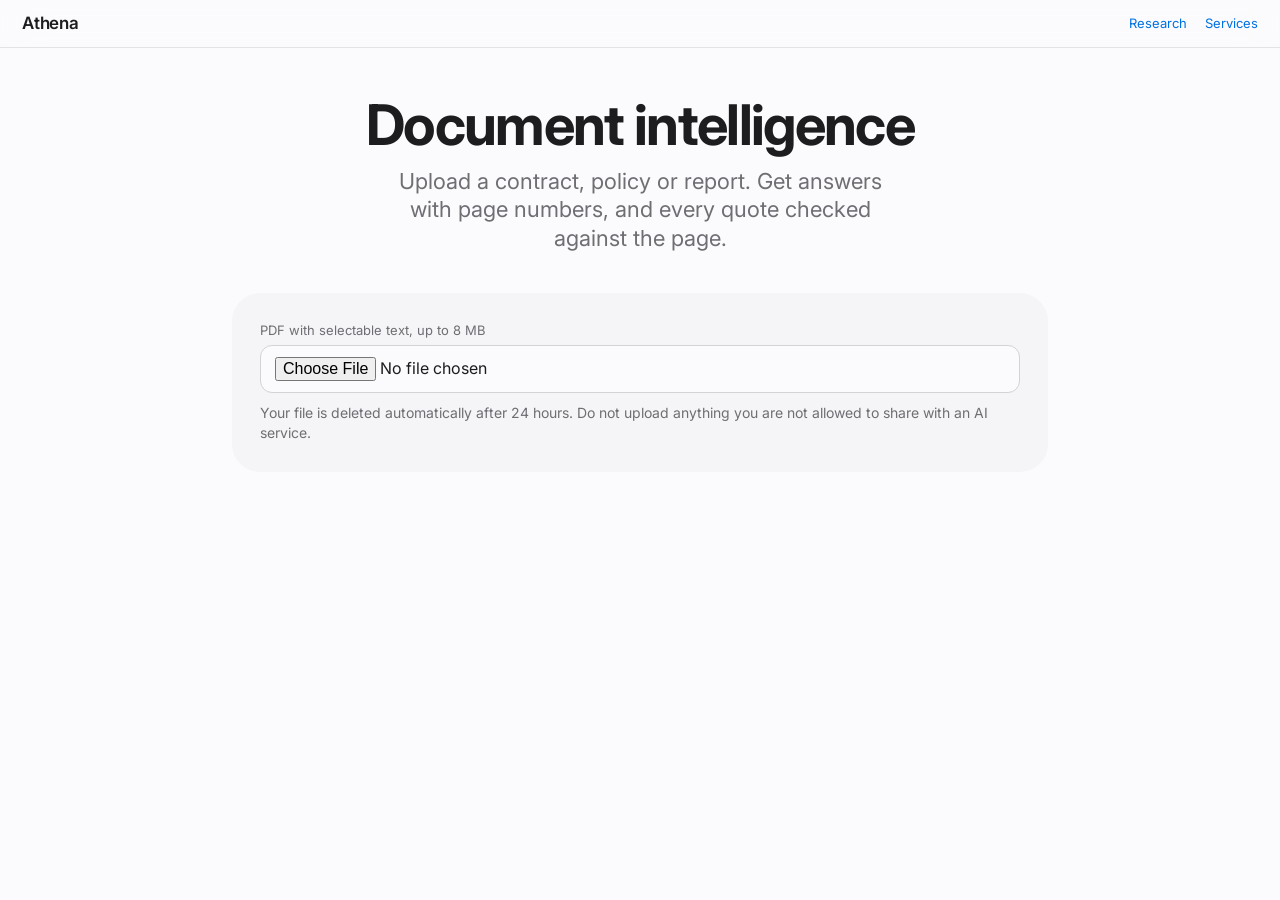
<file: documents.html>
<!DOCTYPE html>
<html lang="en"><head><meta charset="utf-8"><meta name="viewport" content="width=device-width, initial-scale=1, viewport-fit=cover">
<title>Document intelligence · Athena</title>
<link href="https://fonts.googleapis.com/css2?family=Inter:wght@400;500;600;700&display=swap" rel="stylesheet"><link rel="stylesheet" href="/shared.css"></head>
<body>
<nav class="nav"><b>Athena</b><span><a href="/">Research</a><a href="/services">Services</a></span></nav>
<main>
<h1>Document intelligence</h1>
<p class="lead">Upload a contract, policy or report. Get answers with page numbers, and every quote checked against the page.</p>
<section class="card np">
  <label class="f">PDF with selectable text, up to 8 MB<input type="file" id="file" accept="application/pdf,.pdf"></label>
  <div class="msg" id="msg" aria-live="polite">Your file is deleted automatically after 24 hours. Do not upload anything you are not allowed to share with an AI service.</div>
</section>
<div id="out" hidden>
  <section class="card"><h2 id="dn"></h2><p id="sum"></p><div id="secs"></div></section>
  <section class="card np"><h2>Ask this document</h2>
    <div class="row" style="margin:0 0 12px"><button class="ghost sug" type="button">What are the key deadlines?</button><button class="ghost sug" type="button">What are the penalties or liabilities?</button><button class="ghost sug" type="button">What must we do, and by when?</button></div>
    <div class="row" style="margin:0"><input type="text" id="q" maxlength="500" placeholder="Ask a question about this document" aria-label="Question" style="flex:1 1 240px"><button class="go" id="ask" type="button">Ask</button></div>
    <div id="thread"></div></section>
  <div class="row np"><button class="ghost" id="pdf" type="button">Download summary as PDF</button><button class="ghost" id="del" type="button">Delete this document</button></div>
  <p class="note">Verified means the quoted words were found on that page of your file. Unverified means check the page yourself. AI can still misread, so confirm anything important.</p>
</div>
</main>
<script>
(function(){
var DOC='',msg=document.getElementById('msg'),out=document.getElementById('out');
function el(t,c,x){var e=document.createElement(t);if(c)e.className=c;if(x!=null)e.textContent=x;return e}
function post(u,b){return fetch(u,{method:'POST',headers:{'Content-Type':'application/json'},body:JSON.stringify(b)}).then(function(r){return r.json().catch(function(){return {}}).then(function(j){if(!r.ok)throw new Error(j.detail||'Something went wrong. Please try again.');return j})})}
function cite(c){var s=el('span','');s.appendChild(el('span','t '+(c.verified?'ok':'no'),'p.'+c.page+' · '+(c.verified?'verified':'unverified')));return s}
function item(x){var li=el('li');li.appendChild(cite(x));li.appendChild(document.createTextNode(x.text));if(x.quote)li.appendChild(el('span','q','“'+x.quote+'”'));return li}
var TITLES={dates:'Key dates',obligations:'Obligations',risks:'Risks and penalties',numbers:'Key numbers'};
function showBrief(d){document.getElementById('sum').textContent=d.summary;var box=document.getElementById('secs');box.innerHTML='';
  Object.keys(TITLES).forEach(function(k){if(!d[k]||!d[k].length)return;box.appendChild(el('h3','',TITLES[k]));var u=el('ul','l');d[k].forEach(function(x){u.appendChild(item(x))});box.appendChild(u)})}
document.getElementById('file').addEventListener('change',function(){var f=this.files[0];if(!f)return;
  if(f.size>8000000){msg.textContent='The file is larger than 8 MB.';return}
  msg.textContent='Uploading and reading…';out.hidden=true;
  var r=new FileReader();r.onload=function(){var b64=String(r.result).split(',')[1];
    post('/api/doc/upload',{name:f.name,data:b64}).then(function(u){DOC=u.doc_id;document.getElementById('dn').textContent=u.name+' · '+u.pages+' pages';msg.textContent='Reading it closely…';
      return post('/api/doc/brief',{doc_id:DOC})}).then(function(d){showBrief(d);out.hidden=false;msg.textContent='Ready.';out.scrollIntoView({behavior:'smooth'})}).catch(function(e){msg.textContent=e.message})};
  r.onerror=function(){msg.textContent='Could not read that file.'};r.readAsDataURL(f)});
function ask(t){t=(t||'').trim();if(!t||!DOC)return;var th=document.getElementById('thread'),b=document.getElementById('ask');b.disabled=true;
  var c=el('div','card');c.style.margin='14px 0 0';c.appendChild(el('h3','',t));var body=el('p','','Reading the document…');body.style.color='var(--ink)';c.appendChild(body);th.insertBefore(c,th.firstChild);
  post('/api/doc/ask',{doc_id:DOC,question:t}).then(function(d){body.textContent=d.answer;
    if(d.citations.length){var u=el('ul','l');d.citations.forEach(function(x){u.appendChild(item({page:x.page,verified:x.verified,quote:x.quote,text:''}))});c.appendChild(u)}
    else if(!d.found)c.appendChild(el('p','note','Not found in this document.'))}).catch(function(e){body.textContent=e.message}).then(function(){b.disabled=false})}
document.getElementById('ask').addEventListener('click',function(){var q=document.getElementById('q');ask(q.value);q.value=''});
document.getElementById('q').addEventListener('keydown',function(e){if(e.key==='Enter'){ask(this.value);this.value=''}});
document.querySelectorAll('.sug').forEach(function(b){b.addEventListener('click',function(){ask(b.textContent)})});
document.getElementById('pdf').addEventListener('click',function(){window.print()});
document.getElementById('del').addEventListener('click',function(){if(!DOC)return;post('/api/doc/delete',{doc_id:DOC}).then(function(){DOC='';out.hidden=true;document.getElementById('file').value='';msg.textContent='Deleted.'})});
})();
</script></body></html>
</file>
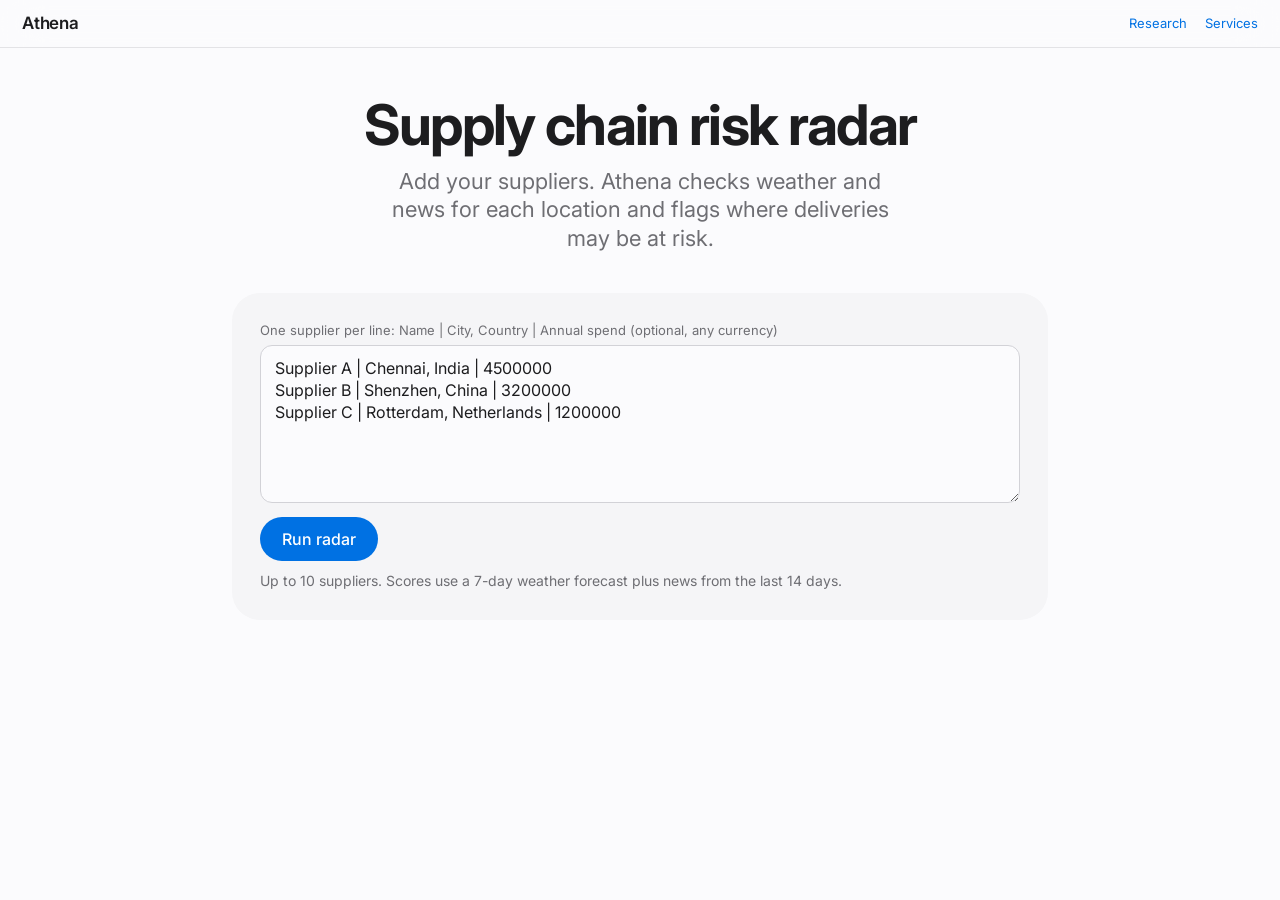
<file: radar.html>
<!DOCTYPE html>
<html lang="en"><head><meta charset="utf-8"><meta name="viewport" content="width=device-width, initial-scale=1, viewport-fit=cover">
<title>Supply chain risk radar · Athena</title>
<link href="https://fonts.googleapis.com/css2?family=Inter:wght@400;500;600;700&display=swap" rel="stylesheet"><link rel="stylesheet" href="/shared.css"></head>
<body>
<nav class="nav"><b>Athena</b><span><a href="/">Research</a><a href="/services">Services</a></span></nav>
<main>
<h1>Supply chain risk radar</h1>
<p class="lead">Add your suppliers. Athena checks weather and news for each location and flags where deliveries may be at risk.</p>
<section class="card np">
  <label class="f">One supplier per line: Name | City, Country | Annual spend (optional, any currency)
    <textarea id="in" rows="6" spellcheck="false">Supplier A | Chennai, India | 4500000
Supplier B | Shenzhen, China | 3200000
Supplier C | Rotterdam, Netherlands | 1200000</textarea></label>
  <div class="row"><button class="go" id="run" type="button">Run radar</button></div>
  <div class="msg" id="msg" aria-live="polite">Up to 10 suppliers. Scores use a 7-day weather forecast plus news from the last 14 days.</div>
</section>
<div id="res" hidden>
  <div class="stats" id="stats"></div>
  <div id="list"></div>
  <div class="row np"><button class="ghost" id="pdf" type="button">Download as PDF</button><button class="ghost" id="wk" type="button">Email me this weekly</button></div>
  <section class="card np" id="wf" hidden style="margin-top:16px"><h2>Weekly radar by email</h2>
    <form id="sf">
      <label class="f w">Email<input type="email" id="se" required maxlength="254" autocomplete="email"></label>
      <label class="f">Day<select id="sd"><option value="0">Monday</option><option value="1">Tuesday</option><option value="2">Wednesday</option><option value="3">Thursday</option><option value="4">Friday</option><option value="5">Saturday</option><option value="6" selected>Sunday</option></select></label>
      <label class="f">Time<select id="sh"></select></label>
      <label class="f w">Timezone<input type="text" id="st" required maxlength="60"></label>
      <label class="chk"><input type="checkbox" id="sk" required> I agree to receive these emails and can unsubscribe at any time.</label>
      <button class="go" type="submit" style="grid-column:1/-1">Start weekly radar</button><div class="msg" id="sm" style="grid-column:1/-1" aria-live="polite"></div>
    </form></section>
  <p class="note">Scores flag risk to check. They are not predictions. Weather: Open-Meteo. News: headlines via Google News. Suggested actions are Athena's inference.</p>
</div>
</main>
<script>
(function(){
var SUP=[],res=document.getElementById('res'),msg=document.getElementById('msg');
function el(t,c,x){var e=document.createElement(t);if(c)e.className=c;if(x!=null)e.textContent=x;return e}
function post(u,b){return fetch(u,{method:'POST',headers:{'Content-Type':'application/json'},body:JSON.stringify(b)}).then(function(r){return r.json().catch(function(){return {}}).then(function(j){if(!r.ok)throw new Error(j.detail||'Something went wrong. Please try again.');return j})})}
function parse(){return document.getElementById('in').value.split('\n').map(function(l){var p=l.split('|').map(function(x){return x.trim()});if(!p[0]||!p[1])return null;return {name:p[0],location:p[1],spend:parseFloat((p[2]||'').replace(/[^0-9.]/g,''))||0}}).filter(Boolean).slice(0,10)}
var COL={Low:'var(--ok)',Medium:'var(--warn)',High:'var(--bad)',Severe:'var(--sev)',Unknown:'var(--muted)'};
function stat(n,l){var d=el('div');d.appendChild(el('b','',n));d.appendChild(el('span','',l));return d}
function fmt(n){return Math.round(n).toLocaleString('en-IN')}
function render(d){var s=d.summary,st=document.getElementById('stats'),ls=document.getElementById('list');st.innerHTML='';ls.innerHTML='';
  st.appendChild(stat(s.high_count+' of '+s.count,'suppliers at high risk'));
  st.appendChild(stat(s.total_spend?fmt(s.exposed_spend)+' ('+Math.round(s.exposed_pct)+'%)':'n/a','spend exposed to high risk'));
  st.appendChild(stat(s.top||'n/a','highest risk'));
  d.suppliers.forEach(function(x){var c=el('article','card'),h=el('div','sp'),col=COL[x.band]||COL.Unknown;
    var t=el('div');t.appendChild(el('b','',x.name));t.appendChild(el('span','note',' '+(x.place||x.location)));h.appendChild(t);
    var b=el('b','',x.band+(x.score==null?'':' · '+x.score));b.style.color=col;h.appendChild(b);c.appendChild(h);
    var bar=el('div','bar'),i=el('i');i.style.width=(x.score||0)+'%';i.style.background=col;bar.appendChild(i);c.appendChild(bar);
    if(x.note)c.appendChild(el('p','note',x.note));
    if(x.checked)c.appendChild(el('p','note','Checked: '+(x.checked.weather?'7-day forecast ('+(x.checked.weather_source||'weather')+')':'forecast unavailable')+' · '+x.checked.headlines+' recent headlines · '+x.checked.flagged+' flagged'));
    if(x.weather)c.appendChild(el('p','note','Next 7 days: rain up to '+Math.round(x.weather.rain_mm)+' mm, gusts up to '+Math.round(x.weather.gust_kmh)+' km/h, max '+Math.round(x.weather.temp_c)+' °C'));
    if(x.drivers.length){var u=el('ul','l');x.drivers.forEach(function(d){var li=el('li');li.appendChild(el('span','t',d.type));li.appendChild(document.createTextNode(d.text+' '));
      if(d.url&&/^https?:/.test(d.url)){var a=el('a','note',d.source);a.href=d.url;a.target='_blank';a.rel='noopener';li.appendChild(a)}else li.appendChild(el('span','note',d.source));u.appendChild(li)});c.appendChild(u)}
    if(x.actions.length){c.appendChild(el('h3','','Suggested actions'));var u2=el('ul','l');x.actions.forEach(function(a){u2.appendChild(el('li','',a))});c.appendChild(u2)}
    ls.appendChild(c)});res.hidden=false}
document.getElementById('run').addEventListener('click',function(){var b=this;SUP=parse();if(!SUP.length){msg.textContent='Add at least one line like: Name | City, Country | spend';return}
  b.disabled=true;msg.textContent='Checking weather and news for each location…';
  post('/api/radar',{suppliers:SUP}).then(function(d){msg.textContent='Done.';render(d);res.scrollIntoView({behavior:'smooth'})}).catch(function(e){msg.textContent=e.message}).then(function(){b.disabled=false})});
document.getElementById('pdf').addEventListener('click',function(){window.print()});
document.getElementById('wk').addEventListener('click',function(){document.getElementById('wf').hidden=false;document.getElementById('wf').scrollIntoView({behavior:'smooth'})});
var sh=document.getElementById('sh');for(var h=0;h<24;h++){var o=el('option','',(h%12||12)+':00 '+(h<12?'am':'pm'));o.value=h;if(h===10)o.selected=true;sh.appendChild(o)}
try{document.getElementById('st').value=Intl.DateTimeFormat().resolvedOptions().timeZone||'Asia/Kolkata'}catch(e){document.getElementById('st').value='Asia/Kolkata'}
document.getElementById('sf').addEventListener('submit',function(e){e.preventDefault();var m=document.getElementById('sm'),b=this.querySelector('.go');b.disabled=true;m.textContent='Sending…';
  post('/api/subscribe',{kind:'radar',email:document.getElementById('se').value,consent:document.getElementById('sk').checked,params:{suppliers:SUP},
    sched:{day:+document.getElementById('sd').value,hour:+sh.value,tz:document.getElementById('st').value.trim()}}).then(function(j){m.textContent=j.message}).catch(function(e){m.textContent=e.message}).then(function(){b.disabled=false})});
})();
</script></body></html>
</file>
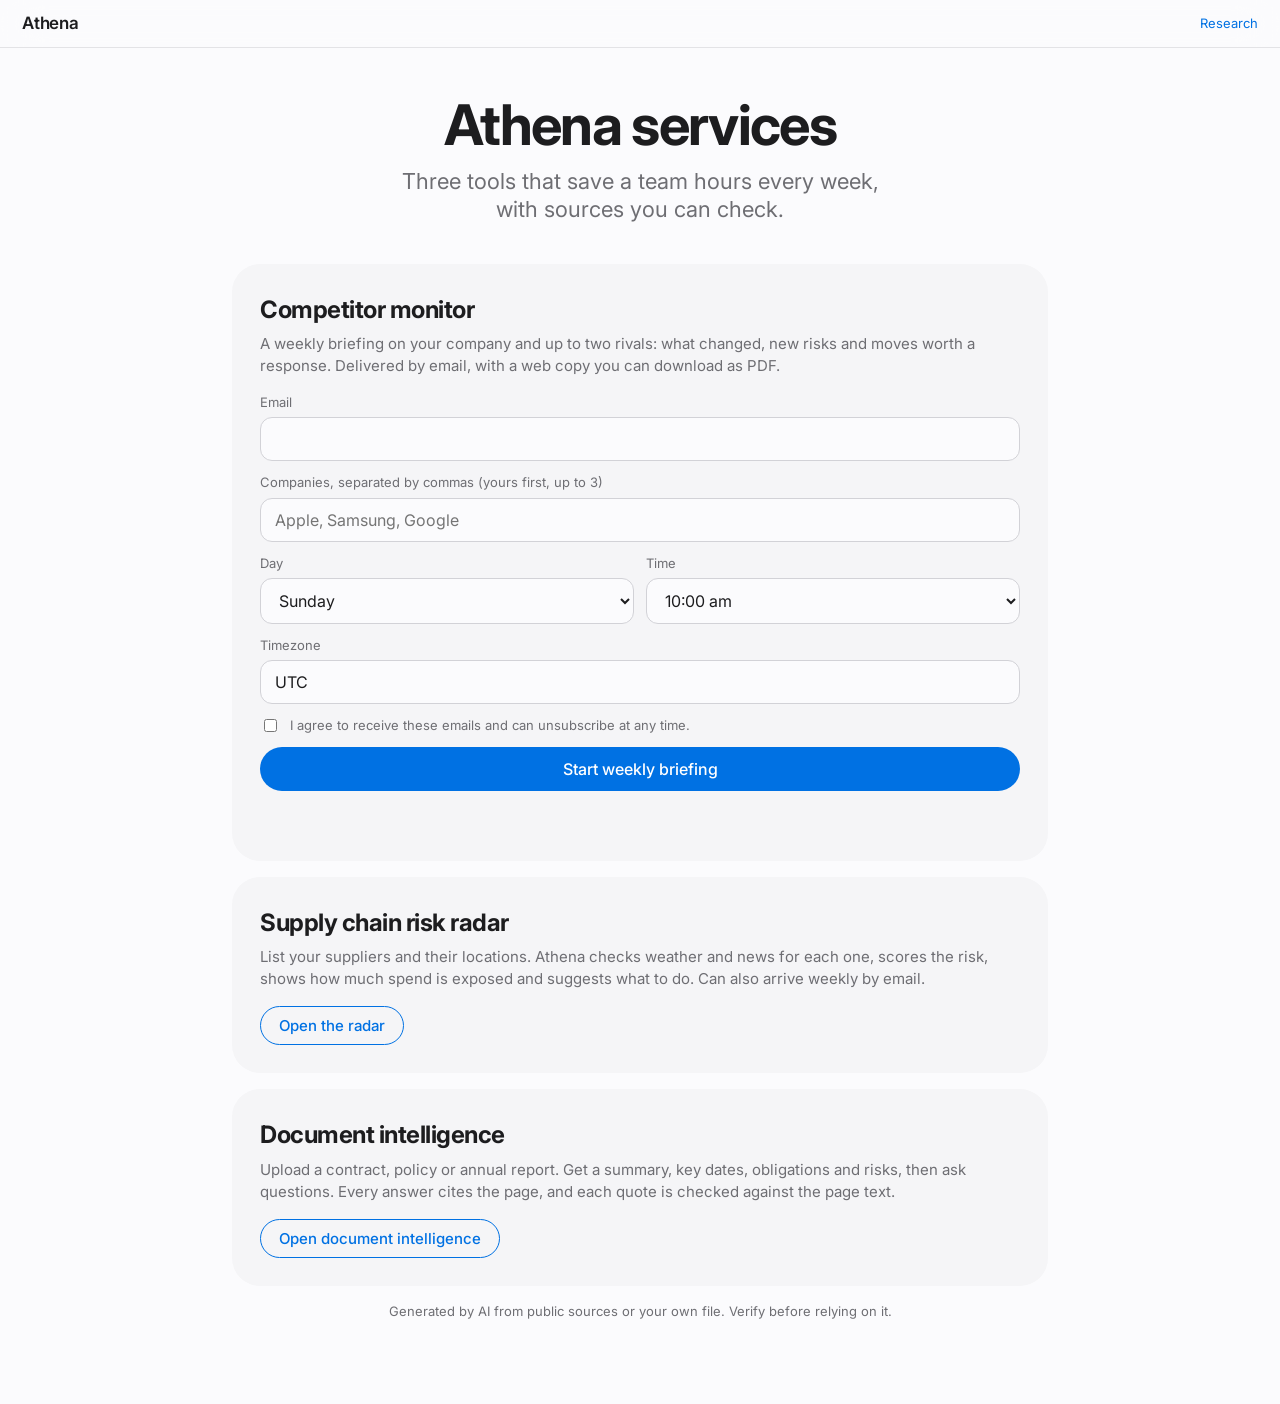
<file: services.html>
<!DOCTYPE html>
<html lang="en"><head><meta charset="utf-8"><meta name="viewport" content="width=device-width, initial-scale=1, viewport-fit=cover">
<title>Athena services</title>
<link href="https://fonts.googleapis.com/css2?family=Inter:wght@400;500;600;700&display=swap" rel="stylesheet"><link rel="stylesheet" href="/shared.css"></head>
<body>
<nav class="nav"><b>Athena</b><span><a href="/">Research</a></span></nav>
<main>
<h1>Athena services</h1>
<p class="lead">Three tools that save a team hours every week, with sources you can check.</p>

<section class="card" id="brief"><h2>Competitor monitor</h2>
<p>A weekly briefing on your company and up to two rivals: what changed, new risks and moves worth a response. Delivered by email, with a web copy you can download as PDF.</p>
<form id="fb">
  <label class="f w">Email<input type="email" id="be" required autocomplete="email" maxlength="254"></label>
  <label class="f w">Companies, separated by commas (yours first, up to 3)<input type="text" id="bc" required placeholder="Apple, Samsung, Google" maxlength="200"></label>
  <label class="f">Day<select id="bd"><option value="0">Monday</option><option value="1">Tuesday</option><option value="2">Wednesday</option><option value="3">Thursday</option><option value="4">Friday</option><option value="5">Saturday</option><option value="6" selected>Sunday</option></select></label>
  <label class="f">Time<select id="bh"></select></label>
  <label class="f w">Timezone<input type="text" id="btz" required maxlength="60"></label>
  <label class="chk"><input type="checkbox" id="bk" required> I agree to receive these emails and can unsubscribe at any time.</label>
  <button class="go" type="submit" style="grid-column:1/-1">Start weekly briefing</button><div class="msg" id="bm" style="grid-column:1/-1" aria-live="polite"></div>
</form></section>

<section class="card"><h2>Supply chain risk radar</h2>
<p>List your suppliers and their locations. Athena checks weather and news for each one, scores the risk, shows how much spend is exposed and suggests what to do. Can also arrive weekly by email.</p>
<a class="ghost" href="/radar">Open the radar</a></section>

<section class="card"><h2>Document intelligence</h2>
<p>Upload a contract, policy or annual report. Get a summary, key dates, obligations and risks, then ask questions. Every answer cites the page, and each quote is checked against the page text.</p>
<a class="ghost" href="/documents">Open document intelligence</a></section>

<p class="note" style="text-align:center">Generated by AI from public sources or your own file. Verify before relying on it.</p>
</main>
<script>
(function(){
var bh=document.getElementById('bh');
for(var h=0;h<24;h++){var o=document.createElement('option');o.value=h;o.textContent=(h%12||12)+':00 '+(h<12?'am':'pm');if(h===10)o.selected=true;bh.appendChild(o)}
try{document.getElementById('btz').value=Intl.DateTimeFormat().resolvedOptions().timeZone||'Asia/Kolkata'}catch(e){document.getElementById('btz').value='Asia/Kolkata'}
var c=new URLSearchParams(location.search).get('c');if(c)document.getElementById('bc').value=c.slice(0,80);
document.getElementById('fb').addEventListener('submit',function(e){e.preventDefault();var m=document.getElementById('bm'),b=this.querySelector('.go');b.disabled=true;m.textContent='Sending…';
  var body={kind:'brief',email:document.getElementById('be').value,consent:document.getElementById('bk').checked,
    params:{companies:document.getElementById('bc').value.split(',').map(function(x){return x.trim()}).filter(Boolean)},
    sched:{day:+document.getElementById('bd').value,hour:+bh.value,tz:document.getElementById('btz').value.trim()}};
  fetch('/api/subscribe',{method:'POST',headers:{'Content-Type':'application/json'},body:JSON.stringify(body)}).then(function(r){return r.json().catch(function(){return {}}).then(function(j){if(!r.ok)throw new Error(j.detail||'Something went wrong. Please try again.');m.textContent=j.message})}).catch(function(err){m.textContent=err.message}).then(function(){b.disabled=false})});
})();
</script></body></html>
</file>
<file: shared.css>
:root{box-sizing:border-box;padding-top:env(safe-area-inset-top,0px);padding-bottom:env(safe-area-inset-bottom,0px);
--bg:#fbfbfd;--card:#f5f5f7;--ink:#1d1d1f;--muted:#6e6e73;--line:#d2d2d7;--blue:#0071e3;--glass:rgba(251,251,253,.78);--ok:#1d7f3a;--warn:#b26a00;--bad:#c4310e;--sev:#8b0000;
--sans:-apple-system,BlinkMacSystemFont,"SF Pro Display","SF Pro Text",Inter,"Segoe UI",Arial,sans-serif}
@media (prefers-color-scheme:dark){:root:not([data-theme="light"]){--bg:#000;--card:#1c1c1e;--ink:#f5f5f7;--muted:#a1a1a6;--line:#38383a;--blue:#2997ff;--glass:rgba(0,0,0,.72);--ok:#30d158;--warn:#ff9f0a;--bad:#ff6a4d;--sev:#ff453a}}
:root[data-theme="dark"]{--bg:#000;--card:#1c1c1e;--ink:#f5f5f7;--muted:#a1a1a6;--line:#38383a;--blue:#2997ff;--glass:rgba(0,0,0,.72);--ok:#30d158;--warn:#ff9f0a;--bad:#ff6a4d;--sev:#ff453a}
*,*::before,*::after{box-sizing:inherit}
html{scroll-padding-top:60px}
body{margin:0;background:var(--bg);color:var(--ink);font:17px/1.47 var(--sans);-webkit-font-smoothing:antialiased}
a{color:var(--blue);text-decoration:none}a:hover{text-decoration:underline}:focus-visible{outline:2px solid var(--blue);outline-offset:3px}
.nav{position:fixed;top:0;left:0;right:0;z-index:10;height:calc(48px + env(safe-area-inset-top,0px));padding:env(safe-area-inset-top,0px) 22px 0;display:flex;align-items:center;justify-content:space-between;background:var(--glass);backdrop-filter:saturate(180%) blur(20px);border-bottom:1px solid color-mix(in srgb,var(--line) 60%,transparent);font-size:13px}
.nav b{font-weight:600;font-size:17px;letter-spacing:-.01em;color:var(--ink)}.nav span{display:flex;gap:18px}
main{max-width:860px;margin:0 auto;padding:calc(env(safe-area-inset-top,0px) + 96px) 22px 70px}
h1{font-size:clamp(34px,7vw,56px);line-height:1.05;letter-spacing:-.03em;font-weight:700;margin:0 0 12px;text-align:center}
.lead{font-size:clamp(18px,2.4vw,22px);line-height:1.3;color:var(--muted);text-align:center;margin:0 auto 40px;max-width:36ch}
.card{background:var(--card);border-radius:28px;padding:28px;margin-bottom:16px}
.card h2{font-size:24px;letter-spacing:-.02em;margin:0 0 6px}.card h3{font-size:13px;color:var(--muted);font-weight:600;margin:0 0 10px}
.card>p{color:var(--muted);margin:0 0 16px;font-size:15px}
form,.grid2{display:grid;grid-template-columns:1fr 1fr;gap:12px}
.f{display:flex;flex-direction:column;gap:5px;font-size:13px;color:var(--muted)}.f.w{grid-column:1/-1}
input,select,textarea{font:16px var(--sans);color:var(--ink);background:var(--bg);border:1px solid var(--line);border-radius:12px;padding:11px 14px;width:100%}
textarea{resize:vertical;line-height:1.4}
.chk{grid-column:1/-1;display:flex;gap:10px;align-items:flex-start;font-size:13px;color:var(--muted)}.chk input{width:auto;margin-top:3px}
.go{border:0;border-radius:99px;background:var(--blue);color:#fff;font:500 16px var(--sans);padding:12px 22px;cursor:pointer}.go:disabled{opacity:.6}
.ghost{font:500 15px var(--sans);color:var(--blue);background:none;border:1px solid var(--blue);border-radius:99px;padding:9px 18px;cursor:pointer;display:inline-block}.ghost:hover{text-decoration:none}
.row{display:flex;flex-wrap:wrap;gap:10px;align-items:center;margin-top:14px}
.msg{font-size:14px;min-height:20px;color:var(--muted);margin-top:10px}.note{font-size:13px;color:var(--muted)}
.t{display:inline-block;font-size:12px;font-weight:600;border-radius:99px;padding:1px 9px;margin-right:6px;border:1px solid var(--blue);color:var(--blue)}
.t.ok{border-color:var(--ok);color:var(--ok)}.t.no{border-color:var(--warn);color:var(--warn)}
ul.l{list-style:none;margin:0;padding:0}ul.l li{padding:10px 0;border-top:1px solid var(--line);font-size:15px;line-height:1.4}
.q{font-style:italic;color:var(--muted);font-size:13px;display:block;margin-top:3px}
.stats{display:grid;grid-template-columns:repeat(3,1fr);gap:12px;margin-bottom:16px}
.stats div{background:var(--card);border-radius:20px;padding:18px 20px}.stats b{display:block;font-size:clamp(22px,4vw,32px);letter-spacing:-.02em;line-height:1.1}.stats span{font-size:13px;color:var(--muted)}
.bar{height:8px;border-radius:4px;background:var(--line);margin:8px 0}.bar i{display:block;height:100%;border-radius:4px}
.sp{display:flex;justify-content:space-between;gap:10px;align-items:baseline;flex-wrap:wrap}
@media (max-width:640px){form,.grid2{grid-template-columns:1fr}.stats{grid-template-columns:1fr}.card{padding:22px 18px}}
@media print{.nav,.np,form,textarea{display:none!important}main{padding-top:10px}.card{background:none;border:1px solid #ccc;break-inside:avoid}}
</file>
